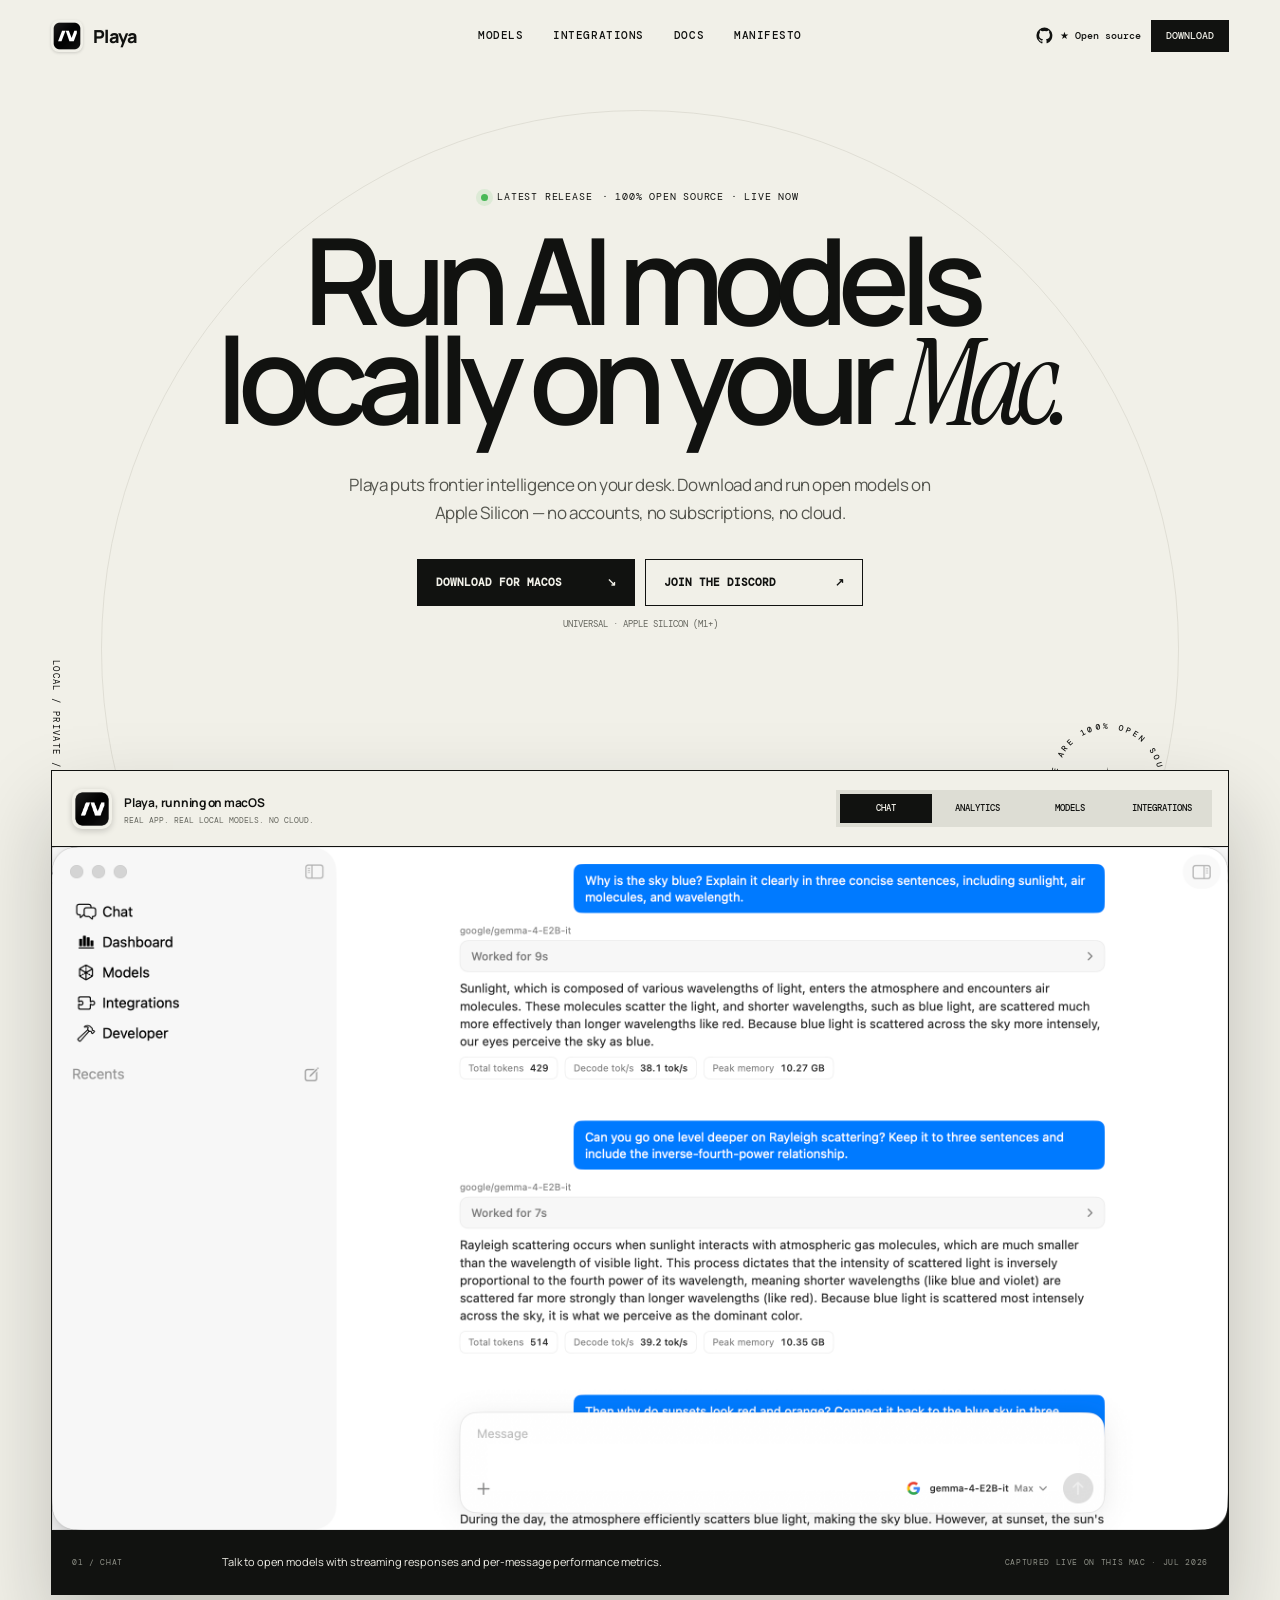
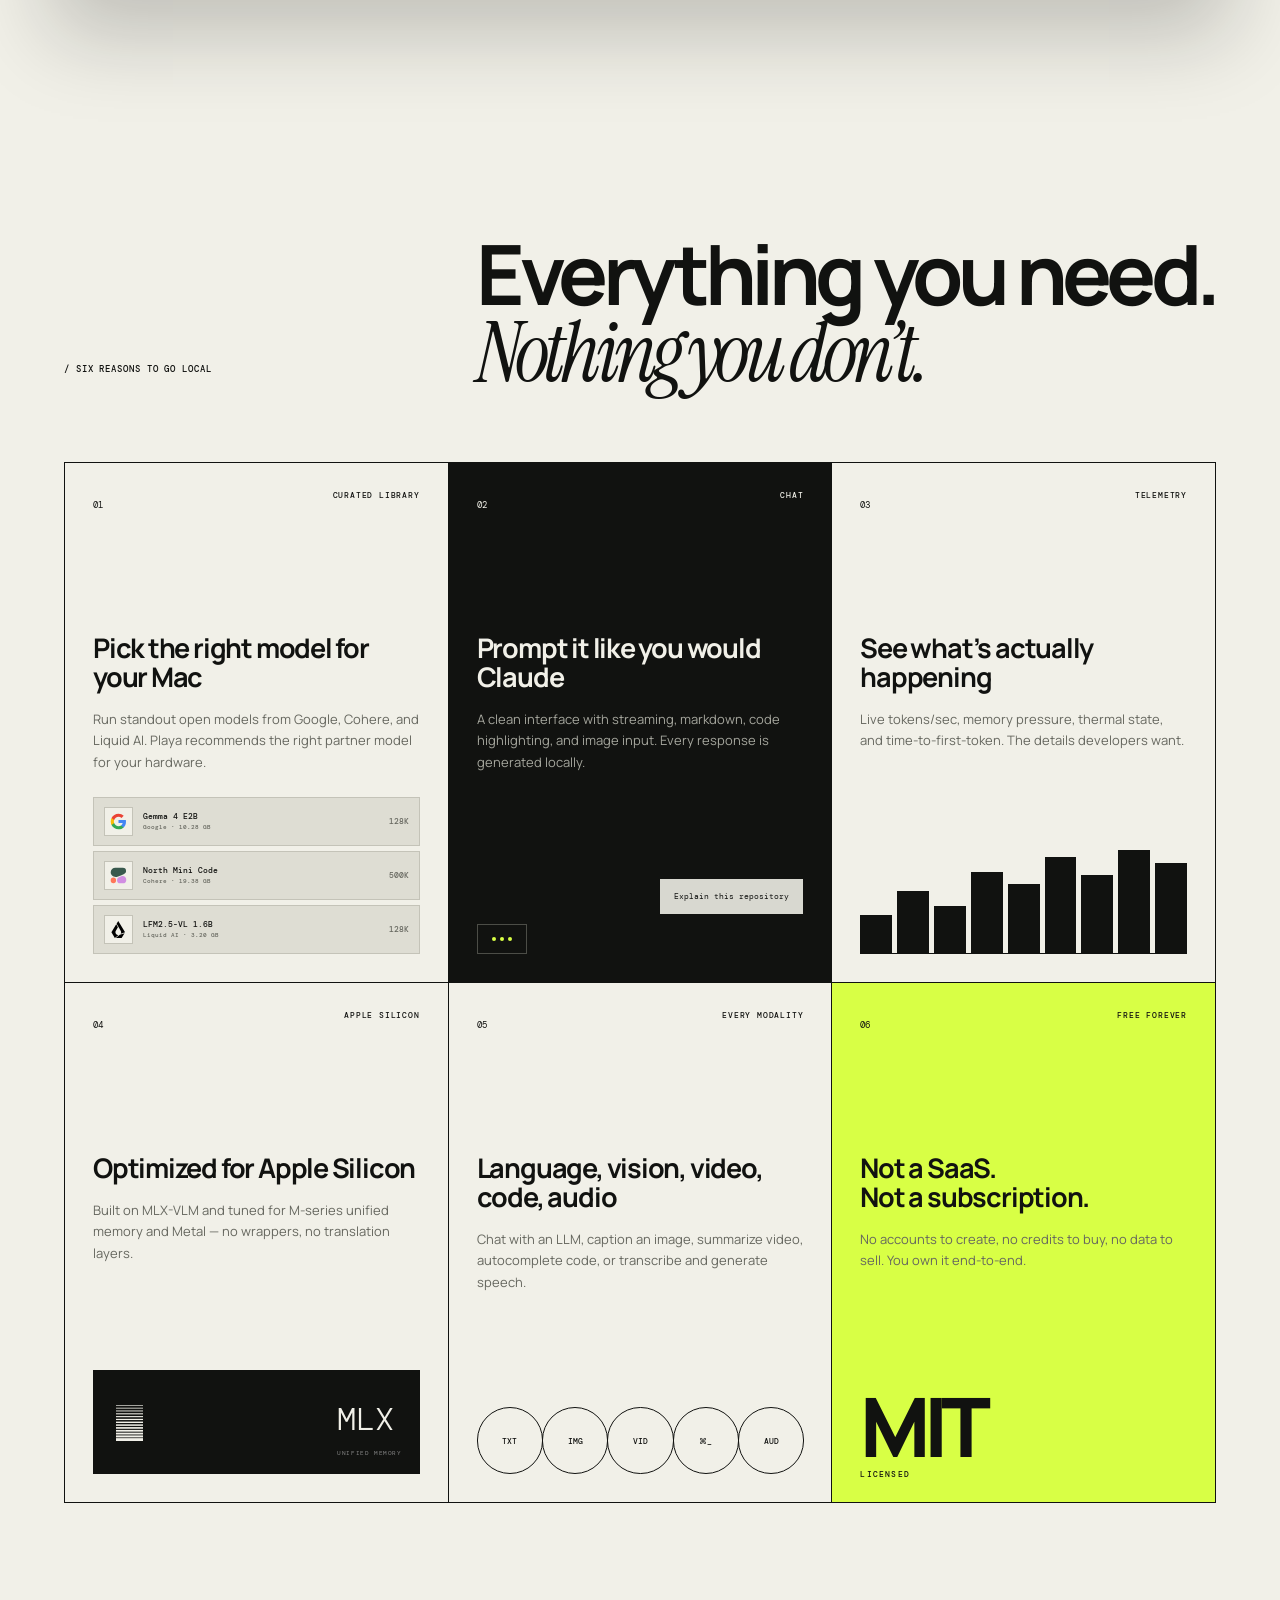
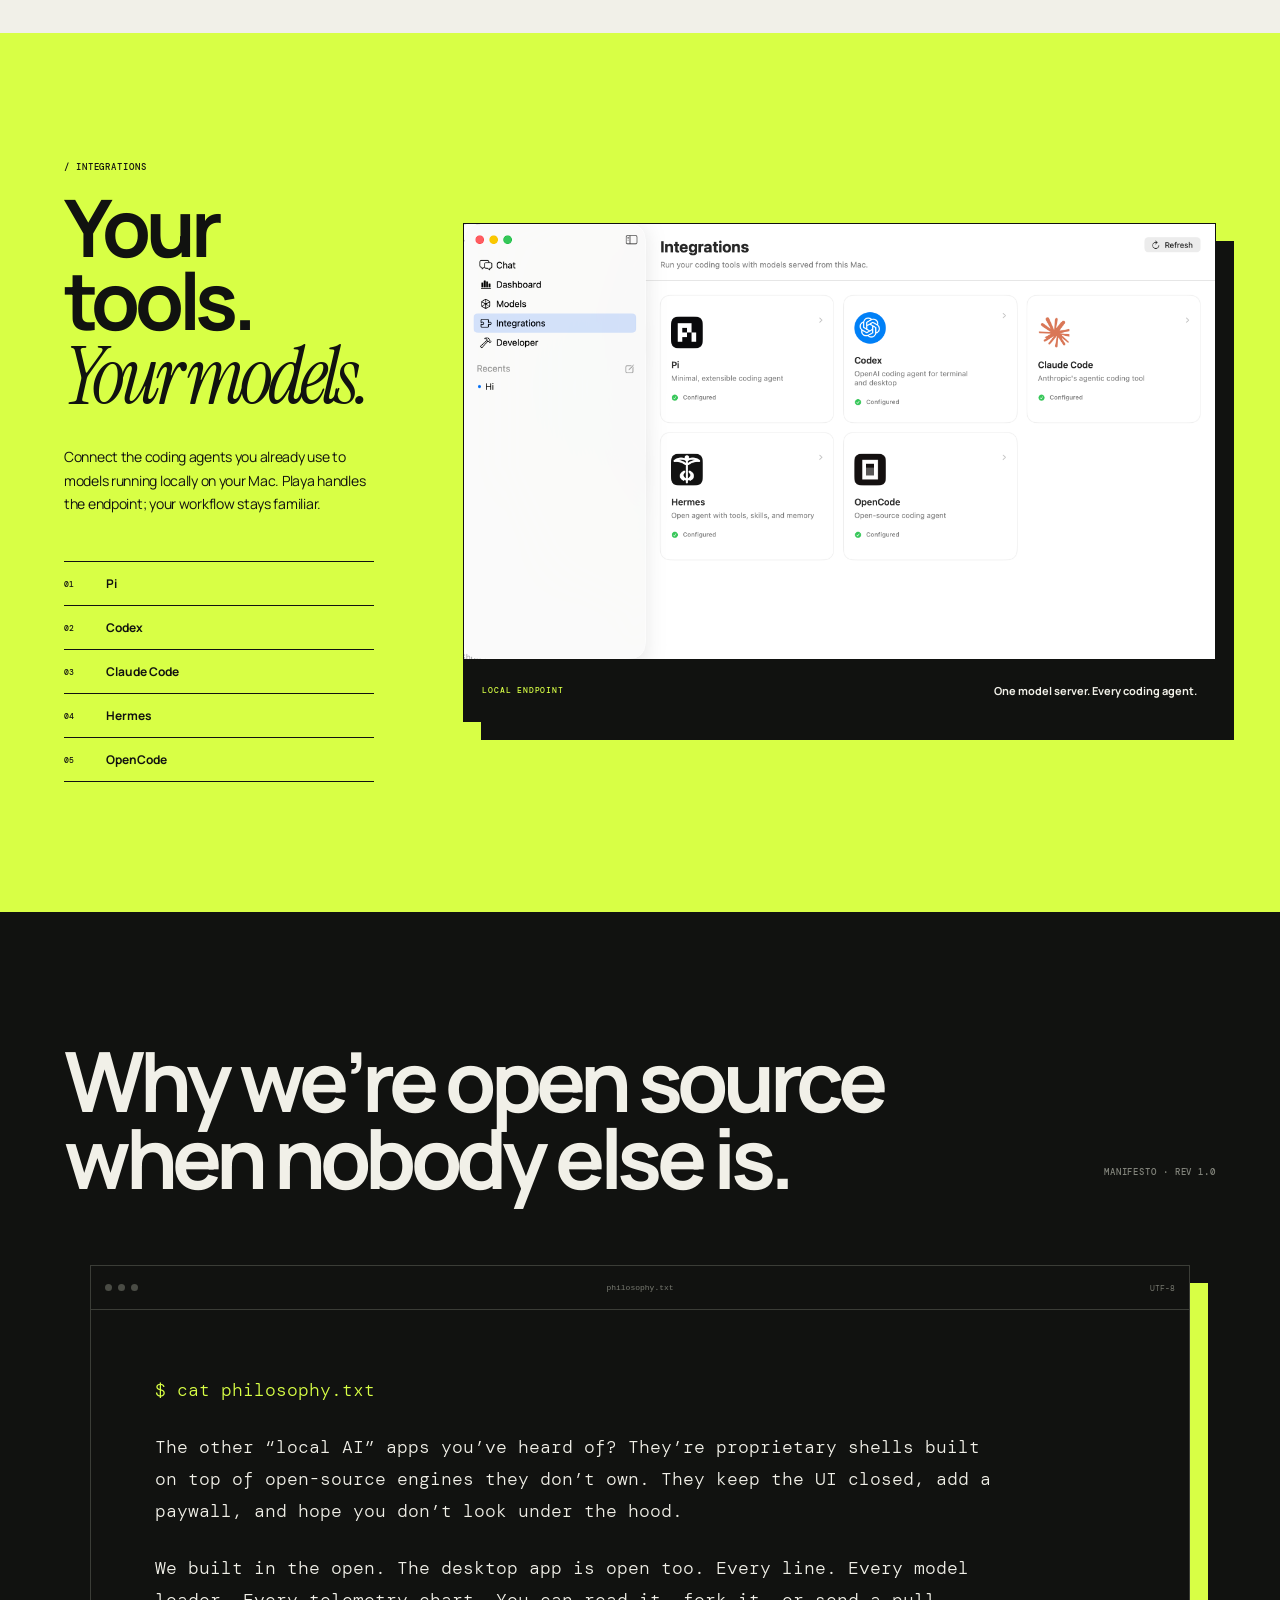
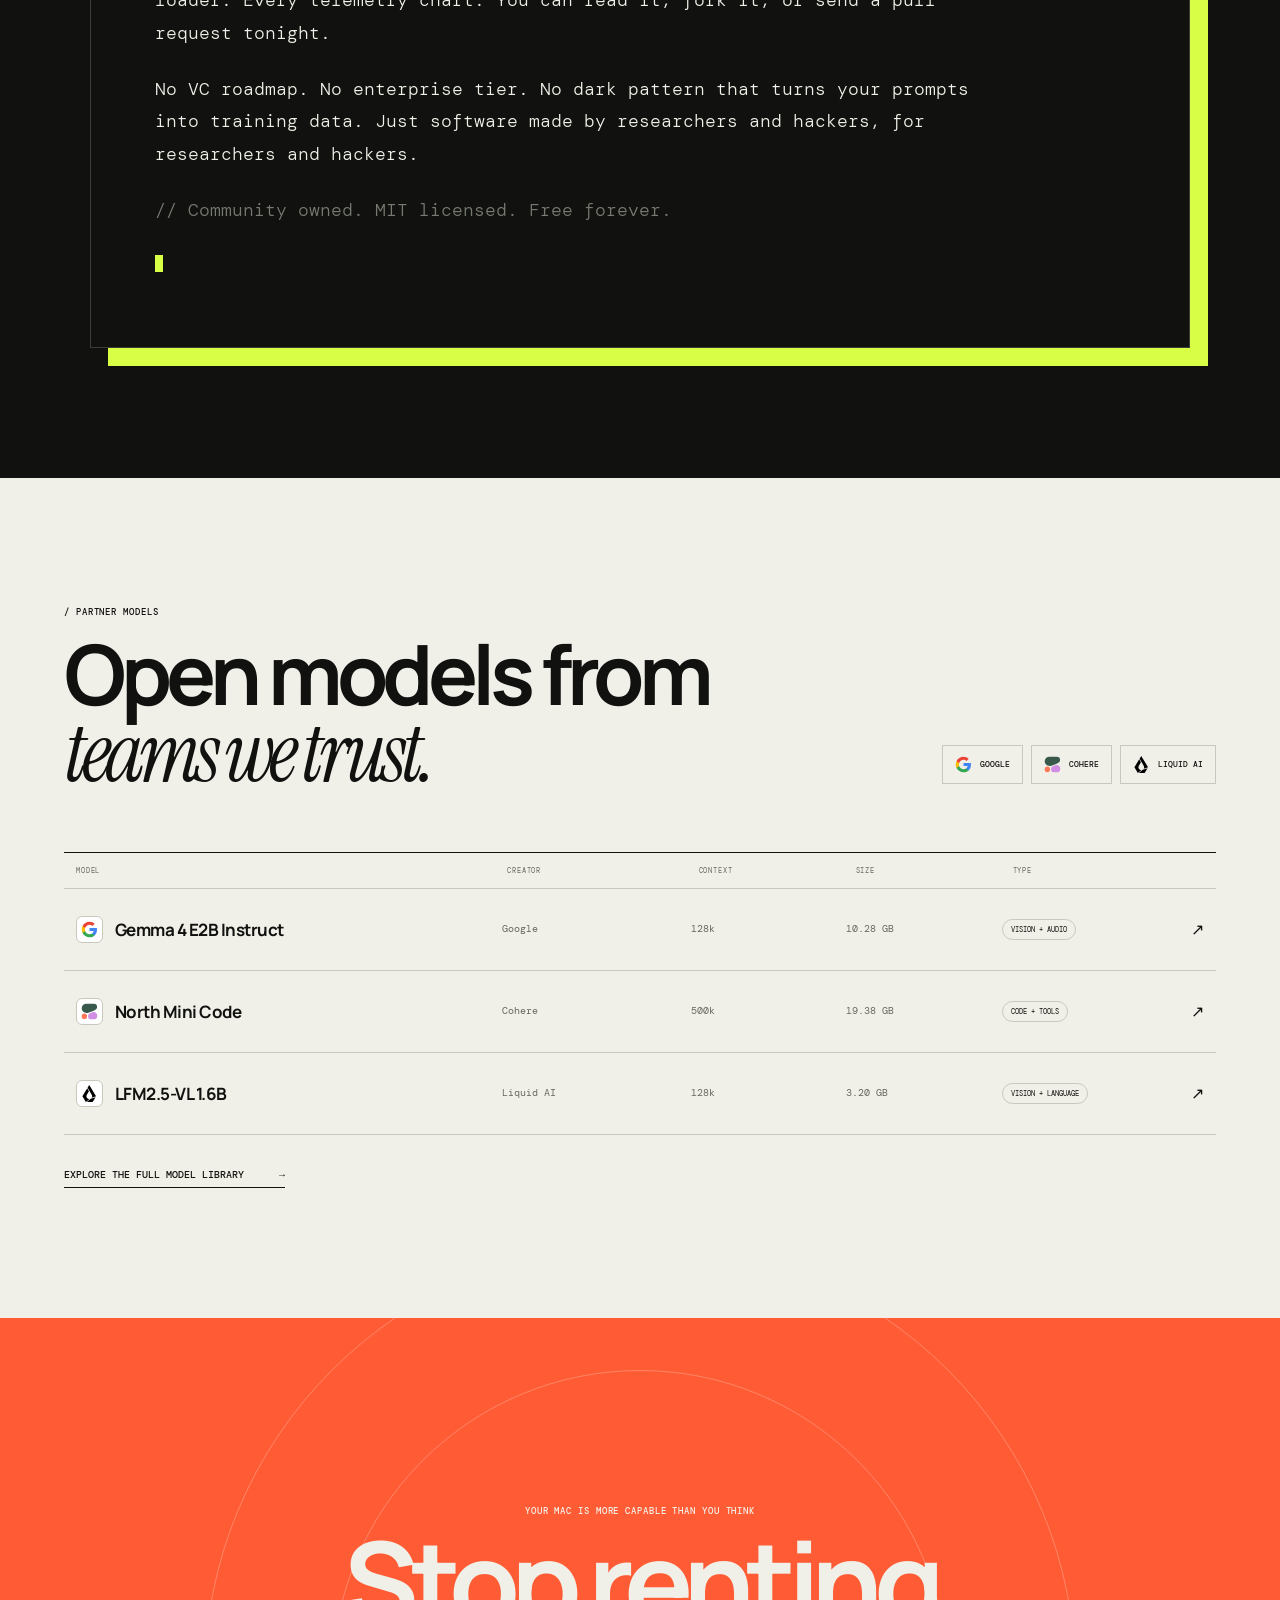
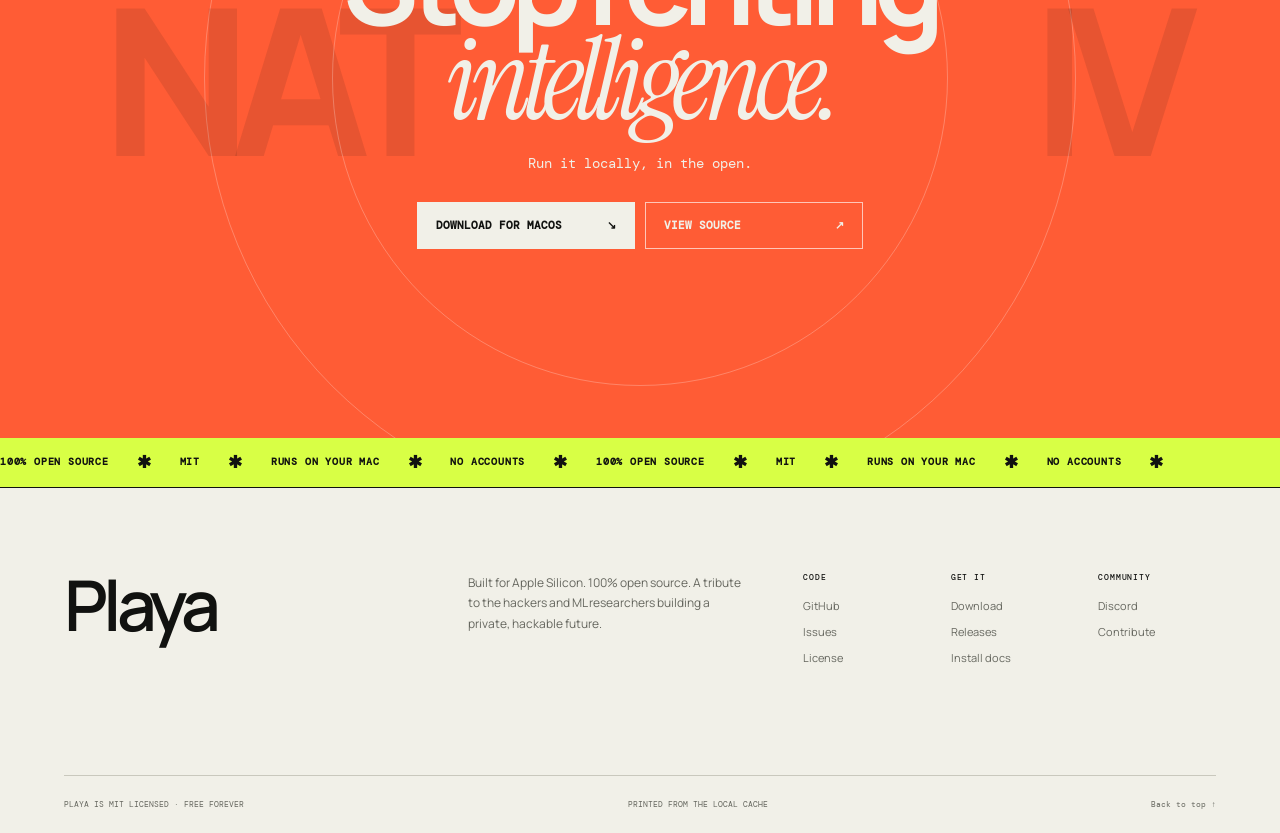
<file: website/index.html>
<!doctype html>
<html lang="en">
  <head>
    <meta charset="utf-8" />
    <meta name="viewport" content="width=device-width, initial-scale=1" />
    <meta
      name="description"
      content="Playa runs open language, vision, video, code, and embedding models locally on Apple Silicon. Free, private, and open source."
    />
    <meta name="theme-color" content="#f1f0e8" />
    <meta property="og:title" content="Playa — Local AI for your Mac" />
    <meta
      property="og:description"
      content="Frontier intelligence on your desk. No accounts, subscriptions, or cloud."
    />
    <meta property="og:type" content="website" />
    <link rel="icon" href="assets/app-icon.png" />
    <link rel="apple-touch-icon" href="assets/app-icon.png" />
    <link rel="stylesheet" href="styles.css" />
    <title>Playa — Run AI locally on your Mac</title>
  </head>
  <body>
    <a class="skip-link" href="#main">Skip to content</a>

    <header class="site-header" data-header>
      <a class="brand" href="#top" aria-label="Playa home">
        <img class="brand-logo" src="assets/app-icon.png" alt="" />
        <span>Playa</span>
      </a>
      <nav class="desktop-nav" aria-label="Primary navigation">
        <a href="#models">Models</a>
        <a href="#integrations">Integrations</a>
        <a href="https://github.com/jasonet/Playa">Docs</a>
        <a href="#manifesto">Manifesto</a>
      </nav>
      <div class="header-actions">
        <a
          class="github-link"
          href="https://github.com/jasonet/Playa"
          target="_blank"
          rel="noreferrer"
          aria-label="View Playa on GitHub"
        >
          <svg aria-hidden="true" viewBox="0 0 24 24"><path d="M12 .7a11.6 11.6 0 0 0-3.7 22.5c.6.1.8-.3.8-.6v-2.2c-3.3.7-4-1.4-4-1.4-.5-1.4-1.3-1.8-1.3-1.8-1.1-.7.1-.7.1-.7 1.2.1 1.8 1.2 1.8 1.2 1 1.8 2.8 1.3 3.4 1 .1-.8.4-1.3.8-1.6-2.7-.3-5.5-1.3-5.5-5.9 0-1.3.5-2.4 1.2-3.2-.1-.3-.5-1.5.1-3.2 0 0 1-.3 3.3 1.2a11.5 11.5 0 0 1 6 0c2.3-1.5 3.3-1.2 3.3-1.2.7 1.7.3 3 .1 3.2.8.8 1.2 1.9 1.2 3.2 0 4.6-2.8 5.6-5.5 5.9.4.4.8 1.1.8 2.2v3.2c0 .3.2.7.8.6A11.6 11.6 0 0 0 12 .7Z" /></svg>
          <span>★ <span data-stars>Open source</span></span>
        </a>
        <a
          class="mini-download"
          href="https://github.com/jasonet/Playa/releases/latest"
          data-download
        >Download</a>
        <button class="menu-button" type="button" aria-label="Open menu" aria-expanded="false" data-menu-button>
          <span></span><span></span>
        </button>
      </div>
      <div class="mobile-menu" data-mobile-menu>
        <a href="#models">Models</a>
        <a href="#integrations">Integrations</a>
        <a href="https://github.com/jasonet/Playa">Docs</a>
        <a href="#manifesto">Manifesto</a>
      </div>
    </header>

    <main id="main">
      <section class="hero" id="top">
        <div class="eyebrow reveal">
          <span class="pulse-dot"></span>
          <span data-release-version>Latest release</span> · 100% open source · live now
        </div>
        <h1 class="reveal">Run AI models<br />locally on your <em>Mac.</em></h1>
        <p class="hero-copy reveal">
          Playa puts frontier intelligence on your desk. Download and run open models on Apple Silicon — no accounts, no subscriptions, no cloud.
        </p>
        <div class="hero-actions reveal">
          <a
            class="button button-dark"
            href="https://github.com/jasonet/Playa/releases/latest"
            data-download
          >
            <span>Download for macOS</span><span aria-hidden="true">↘</span>
          </a>
          <a class="button button-ghost" href="https://discord.gg/MFsUTjzyKP" target="_blank" rel="noreferrer">
            Join the Discord <span aria-hidden="true">↗</span>
          </a>
        </div>
        <p class="system-note reveal">Universal · Apple Silicon (M1+)</p>
        <div class="open-source-stamp" aria-hidden="true">
          <svg viewBox="0 0 140 140">
            <defs><path id="stamp-path" d="M70,70 m-51,0 a51,51 0 1,1 102,0 a51,51 0 1,1 -102,0" /></defs>
            <text><textPath href="#stamp-path">WE ARE 100% OPEN SOURCE · MIT LICENSED · </textPath></text>
          </svg>
          <span>✦</span>
        </div>
      </section>

      <section class="workbench-wrap" id="workbench">
        <div class="product-showcase reveal">
          <div class="showcase-bar">
            <div class="showcase-heading">
              <img src="assets/app-icon.png" alt="" />
              <span><strong>Playa, running on macOS</strong><small>Real app. Real local models. No cloud.</small></span>
            </div>
            <div class="screenshot-tabs" role="tablist" aria-label="Playa product screens">
              <button class="active" type="button" role="tab" aria-selected="true" data-screen="chat">Chat</button>
              <button type="button" role="tab" aria-selected="false" data-screen="dashboard">Analytics</button>
              <button type="button" role="tab" aria-selected="false" data-screen="models">Models</button>
              <button type="button" role="tab" aria-selected="false" data-screen="integrations">Integrations</button>
            </div>
          </div>
          <div class="screenshot-frame">
            <img
              src="assets/screenshots/playa-main.png"
              alt="Playa chat running the Gemma 4 model locally, with response token and memory telemetry"
              width="2480"
              height="1440"
              data-product-screenshot
            />
          </div>
          <div class="showcase-caption">
            <span data-screen-label>01 / CHAT</span>
            <p data-screen-caption>Talk to open models with streaming responses and per-message performance metrics.</p>
            <span>CAPTURED LIVE ON THIS MAC · JUL 2026</span>
          </div>
        </div>
      </section>

      <section class="features section" id="features">
        <div class="section-intro reveal">
          <p class="kicker">/ SIX REASONS TO GO LOCAL</p>
          <h2>Everything you need.<br /><em>Nothing you don’t.</em></h2>
        </div>
        <div class="feature-grid">
          <article class="feature-card reveal">
            <span class="feature-number">01</span><span class="feature-tag">CURATED LIBRARY</span>
            <h3>Pick the right model for your Mac</h3>
            <p>Run standout open models from Google, Cohere, and Liquid AI. Playa recommends the right partner model for your hardware.</p>
            <div class="feature-visual model-stack" aria-hidden="true">
              <div><b><img src="assets/partners/google.svg" alt="" /></b><span>Gemma 4 E2B<small>Google · 10.28 GB</small></span><i>128K</i></div>
              <div><b><img src="assets/partners/cohere.svg" alt="" /></b><span>North Mini Code<small>Cohere · 19.38 GB</small></span><i>500K</i></div>
              <div><b><img src="assets/partners/liquid.svg" alt="" /></b><span>LFM2.5-VL 1.6B<small>Liquid AI · 3.20 GB</small></span><i>128K</i></div>
            </div>
          </article>
          <article class="feature-card feature-card-dark reveal">
            <span class="feature-number">02</span><span class="feature-tag">CHAT</span>
            <h3>Prompt it like you would Claude</h3>
            <p>A clean interface with streaming, markdown, code highlighting, and image input. Every response is generated locally.</p>
            <div class="feature-visual mini-chat" aria-hidden="true">
              <div class="bubble bubble-user">Explain this repository</div>
              <div class="bubble bubble-ai"><span></span><span></span><span></span></div>
            </div>
          </article>
          <article class="feature-card reveal">
            <span class="feature-number">03</span><span class="feature-tag">TELEMETRY</span>
            <h3>See what’s actually happening</h3>
            <p>Live tokens/sec, memory pressure, thermal state, and time-to-first-token. The details developers want.</p>
            <div class="feature-visual bars" aria-hidden="true">
              <i style="--h:35%"></i><i style="--h:57%"></i><i style="--h:43%"></i><i style="--h:74%"></i><i style="--h:63%"></i><i style="--h:88%"></i><i style="--h:71%"></i><i style="--h:94%"></i><i style="--h:82%"></i>
            </div>
          </article>
          <article class="feature-card reveal">
            <span class="feature-number">04</span><span class="feature-tag">APPLE SILICON</span>
            <h3>Optimized for Apple Silicon</h3>
            <p>Built on MLX-VLM and tuned for M-series unified memory and Metal — no wrappers, no translation layers.</p>
            <div class="feature-visual silicon" aria-hidden="true"><span></span><strong>MLX</strong><small>UNIFIED MEMORY</small></div>
          </article>
          <article class="feature-card reveal">
            <span class="feature-number">05</span><span class="feature-tag">EVERY MODALITY</span>
            <h3>Language, vision, video, code, audio</h3>
            <p>Chat with an LLM, caption an image, summarize video, autocomplete code, or transcribe and generate speech.</p>
            <div class="modality-list" aria-hidden="true"><span>TXT</span><span>IMG</span><span>VID</span><span>⌘_</span><span>AUD</span></div>
          </article>
          <article class="feature-card feature-card-accent reveal">
            <span class="feature-number">06</span><span class="feature-tag">FREE FOREVER</span>
            <h3>Not a SaaS.<br />Not a subscription.</h3>
            <p>No accounts to create, no credits to buy, no data to sell. You own it end-to-end.</p>
            <strong class="mit-mark">MIT<span>LICENSED</span></strong>
          </article>
        </div>
      </section>

      <section class="integrations section" id="integrations">
        <div class="integrations-inner">
          <div class="integrations-copy reveal">
            <p class="kicker">/ INTEGRATIONS</p>
            <h2>Your tools.<br /><em>Your models.</em></h2>
            <p class="integrations-lede">
              Connect the coding agents you already use to models running locally on your Mac. Playa handles the endpoint; your workflow stays familiar.
            </p>
            <div class="integration-list" aria-label="Supported coding tools">
              <span><b>01</b>Pi</span>
              <span><b>02</b>Codex</span>
              <span><b>03</b>Claude Code</span>
              <span><b>04</b>Hermes</span>
              <span><b>05</b>OpenCode</span>
            </div>
          </div>
          <figure class="integrations-visual reveal">
            <div class="integrations-frame">
              <img
                src="assets/screenshots/playa-integrations.png"
                alt="Playa integrations screen showing Pi, Codex, Claude Code, Hermes, and OpenCode configured to use local models"
                width="2480"
                height="1440"
              />
            </div>
            <figcaption>
              <span>LOCAL ENDPOINT</span>
              <strong>One model server. Every coding agent.</strong>
            </figcaption>
          </figure>
        </div>
      </section>

      <section class="manifesto section" id="manifesto">
        <div class="manifesto-title reveal">
          <p class="kicker">MANIFESTO · REV 1.0</p>
          <h2>Why we’re open source<br />when nobody else is.</h2>
        </div>
        <div class="terminal reveal">
          <div class="terminal-top"><span><i></i><i></i><i></i></span><code>philosophy.txt</code><span>UTF-8</span></div>
          <div class="terminal-body">
            <p class="prompt">$ cat philosophy.txt</p>
            <p>The other “local AI” apps you’ve heard of? They’re proprietary shells built on top of open-source engines they don’t own. They keep the UI closed, add a paywall, and hope you don’t look under the hood.</p>
            <p>We built in the open. The desktop app is open too. Every line. Every model loader. Every telemetry chart. You can read it, fork it, or send a pull request tonight.</p>
            <p>No VC roadmap. No enterprise tier. No dark pattern that turns your prompts into training data. Just software made by researchers and hackers, for researchers and hackers.</p>
            <p class="comment">// Community owned. MIT licensed. Free forever.</p>
            <span class="cursor" aria-hidden="true"></span>
          </div>
        </div>
      </section>

      <section class="library section" id="models">
        <div class="library-header reveal">
          <div><p class="kicker">/ PARTNER MODELS</p><h2>Open models from<br /><em>teams we trust.</em></h2></div>
          <div class="partner-lockup" aria-label="Playa model partners">
            <span><img src="assets/partners/google.svg" alt="" />Google</span>
            <span><img src="assets/partners/cohere.svg" alt="" />Cohere</span>
            <span><img src="assets/partners/liquid.svg" alt="" />Liquid AI</span>
          </div>
        </div>
        <div class="model-table reveal" role="table" aria-label="Featured models">
          <div class="model-row model-table-head" role="row"><span>MODEL</span><span>CREATOR</span><span>CONTEXT</span><span>SIZE</span><span>TYPE</span><span></span></div>
          <a class="model-row" href="https://huggingface.co/google/gemma-4-E2B-it" role="row"><strong class="partner-model"><img src="assets/partners/google.svg" alt="" />Gemma 4 E2B Instruct</strong><span>Google</span><span>128k</span><span>10.28 GB</span><i>VISION + AUDIO</i><b>↗</b></a>
          <a class="model-row" href="https://huggingface.co/CohereLabs/North-Mini-Code-1.0-w4a16" role="row"><strong class="partner-model"><img src="assets/partners/cohere.svg" alt="" />North Mini Code</strong><span>Cohere</span><span>500k</span><span>19.38 GB</span><i>CODE + TOOLS</i><b>↗</b></a>
          <a class="model-row" href="https://huggingface.co/LiquidAI/LFM2.5-VL-1.6B" role="row"><strong class="partner-model"><img src="assets/partners/liquid.svg" alt="" />LFM2.5-VL 1.6B</strong><span>Liquid AI</span><span>128k</span><span>3.20 GB</span><i>VISION + LANGUAGE</i><b>↗</b></a>
        </div>
        <a class="text-link reveal" href="https://huggingface.co/models?library=mlx">Explore the full model library <span>→</span></a>
      </section>

      <section class="closing-cta">
        <div class="cta-orbit" aria-hidden="true"><span>NAT</span><b>IV</b></div>
        <div class="cta-content reveal">
          <p class="kicker">YOUR MAC IS MORE CAPABLE THAN YOU THINK</p>
          <h2>Stop renting<br /><em>intelligence.</em></h2>
          <p>Run it locally, in the open.</p>
          <div class="hero-actions">
            <a
              class="button button-light"
              href="https://github.com/jasonet/Playa/releases/latest"
              data-download
            >Download for macOS <span>↘</span></a>
            <a class="button button-outline-light" href="https://github.com/jasonet/Playa">View source <span>↗</span></a>
          </div>
        </div>
      </section>

      <div class="marquee" aria-hidden="true">
        <div><span>100% OPEN SOURCE</span><i>✱</i><span>MIT</span><i>✱</i><span>RUNS ON YOUR MAC</span><i>✱</i><span>NO ACCOUNTS</span><i>✱</i><span>100% OPEN SOURCE</span><i>✱</i><span>MIT</span><i>✱</i><span>RUNS ON YOUR MAC</span><i>✱</i><span>NO ACCOUNTS</span><i>✱</i></div>
      </div>
    </main>

    <footer>
      <div class="footer-brand">Playa</div>
      <p>Built for Apple Silicon. 100% open source. A tribute to the hackers and ML researchers building a private, hackable future.</p>
      <div class="footer-links">
        <div><strong>CODE</strong><a href="https://github.com/jasonet/Playa">GitHub</a><a href="https://github.com/jasonet/Playa/issues">Issues</a><a href="https://github.com/jasonet/Playa/blob/main/LICENSE">License</a></div>
        <div><strong>GET IT</strong><a href="https://github.com/jasonet/Playa/releases/latest" data-download>Download</a><a href="https://github.com/jasonet/Playa/releases">Releases</a><a href="https://github.com/jasonet/Playa#build-from-source">Install docs</a></div>
        <div><strong>COMMUNITY</strong><a href="https://discord.gg/MFsUTjzyKP" target="_blank" rel="noreferrer">Discord</a><a href="https://github.com/jasonet/Playa/pulls">Contribute</a></div>
      </div>
      <div class="footer-bottom"><span>Playa is MIT licensed · Free forever</span><span>Printed from the local cache</span><button type="button" data-to-top>Back to top ↑</button></div>
    </footer>

    <script src="script.js"></script>
  </body>
</html>
</file>
<file: website/styles.css>
@import url('https://fonts.googleapis.com/css2?family=DM+Mono:wght@300;400;500&family=Instrument+Serif:ital@0;1&family=Manrope:wght@400;500;600;700;800&display=swap');

:root {
  --paper: #f1f0e8;
  --paper-2: #e7e6db;
  --ink: #111210;
  --muted: #66675f;
  --line: #c9c8bd;
  --acid: #d8ff45;
  --orange: #ff5c35;
  --serif: "Instrument Serif", Georgia, serif;
  --sans: "Manrope", -apple-system, BlinkMacSystemFont, "Segoe UI", sans-serif;
  --mono: "DM Mono", "SFMono-Regular", Consolas, monospace;
}

* { box-sizing: border-box; }
html { scroll-behavior: smooth; }
body { margin: 0; color: var(--ink); background: var(--paper); font-family: var(--sans); -webkit-font-smoothing: antialiased; overflow-x: hidden; }
a { color: inherit; text-decoration: none; }
button { color: inherit; font: inherit; }
img { display: block; max-width: 100%; }
::selection { color: var(--ink); background: var(--acid); }

.skip-link { position: fixed; top: 10px; left: 10px; z-index: 100; padding: 10px 14px; background: var(--acid); transform: translateY(-150%); }
.skip-link:focus { transform: translateY(0); }
.site-header { position: fixed; inset: 0 0 auto; z-index: 50; height: 72px; display: grid; grid-template-columns: 1fr auto 1fr; align-items: center; gap: 38px; padding: 0 clamp(20px, 4vw, 64px); border-bottom: 1px solid transparent; transition: background .25s, border-color .25s; }
.site-header.scrolled { background: color-mix(in srgb, var(--paper) 88%, transparent); border-color: var(--line); backdrop-filter: blur(14px); }
.brand { display: flex; align-items: center; gap: 10px; font-size: 18px; font-weight: 800; letter-spacing: -.04em; }
.brand-logo { width: 32px; height: 32px; border-radius: 8px; box-shadow: 0 1px 3px rgba(0,0,0,.15); }
.brand-mark { display: grid; place-items: center; width: 30px; height: 30px; background: var(--ink); color: var(--paper); font-size: 13px; border-radius: 50%; }
.desktop-nav { display: flex; align-items: center; gap: 30px; font: 500 11px/1 var(--mono); text-transform: uppercase; letter-spacing: .05em; }
.desktop-nav a { position: relative; }
.desktop-nav a::after { content: ""; position: absolute; left: 0; right: 100%; bottom: -6px; height: 1px; background: currentColor; transition: right .2s; }
.desktop-nav a:hover::after { right: 0; }
.header-actions { justify-self: end; display: flex; align-items: center; gap: 10px; }
.github-link { display: flex; align-items: center; gap: 7px; font: 500 10px/1 var(--mono); }
.github-link svg { width: 17px; fill: currentColor; }
.mini-download { padding: 11px 15px; color: var(--paper); background: var(--ink); font: 500 10px/1 var(--mono); text-transform: uppercase; }
.menu-button, .mobile-menu { display: none; }

.hero { position: relative; min-height: 920px; display: flex; flex-direction: column; align-items: center; justify-content: center; padding: 130px 24px 220px; text-align: center; overflow: hidden; }
.hero::before { content: ""; position: absolute; width: min(84vw, 1080px); aspect-ratio: 1; top: 12%; border: 1px solid var(--line); border-radius: 50%; opacity: .45; }
.hero::after { content: "LOCAL / PRIVATE / OPEN"; position: absolute; left: 4vw; bottom: 120px; writing-mode: vertical-rl; font: 400 9px/1 var(--mono); letter-spacing: .15em; }
.eyebrow { position: relative; z-index: 1; display: flex; align-items: center; gap: 9px; margin-bottom: 28px; font: 400 10px/1 var(--mono); text-transform: uppercase; letter-spacing: .08em; }
.pulse-dot { width: 7px; height: 7px; background: #49b857; border-radius: 50%; box-shadow: 0 0 0 5px rgba(73,184,87,.12); animation: pulse 2s infinite; }
.hero h1 { position: relative; z-index: 1; max-width: 1120px; margin: 0; font-size: clamp(64px, 9.4vw, 146px); font-weight: 600; line-height: .82; letter-spacing: -.085em; }
.hero h1 em, h2 em { font-family: var(--serif); font-weight: 400; }
.hero-copy { position: relative; z-index: 1; max-width: 610px; margin: 38px auto 0; color: #55564f; font-size: 17px; line-height: 1.65; letter-spacing: -.02em; }
.hero-actions { position: relative; z-index: 1; display: flex; justify-content: center; gap: 10px; margin-top: 32px; }
.button { display: flex; align-items: center; justify-content: space-between; gap: 36px; min-width: 218px; padding: 17px 18px; border: 1px solid var(--ink); font: 600 11px/1 var(--mono); text-transform: uppercase; transition: transform .2s, box-shadow .2s, background .2s, color .2s; }
.button:hover { transform: translate(-3px, -3px); box-shadow: 5px 5px 0 var(--orange); }
.button-dark { color: var(--paper); background: var(--ink); }
.button-ghost { background: transparent; }
.system-note { position: relative; z-index: 1; margin-top: 14px; font: 400 9px/1 var(--mono); color: var(--muted); text-transform: uppercase; }
.open-source-stamp { position: absolute; right: clamp(30px, 8vw, 130px); bottom: 70px; width: 140px; height: 140px; }
.open-source-stamp svg { width: 100%; animation: spin 24s linear infinite; }
.open-source-stamp text { font: 500 8px var(--mono); letter-spacing: 2.5px; fill: var(--ink); }
.open-source-stamp > span { position: absolute; inset: 0; display: grid; place-items: center; font-size: 35px; }

.workbench-wrap { position: relative; z-index: 2; padding: 0 clamp(18px, 4vw, 64px) 110px; margin-top: -150px; scroll-margin-top: 72px; }
.workbench { max-width: 1400px; margin: 0 auto; color: #eaeae2; background: #121311; border: 1px solid #34352f; border-radius: 6px; box-shadow: 0 40px 80px rgba(20,20,17,.22); overflow: hidden; }
.app-chrome { height: 53px; display: grid; grid-template-columns: 1fr auto 1fr; align-items: center; padding: 0 17px; border-bottom: 1px solid #2b2d28; background: #1a1b18; }
.traffic-lights { display: flex; gap: 7px; }
.traffic-lights i { width: 9px; height: 9px; border-radius: 50%; background: #484a43; }
.app-title { display: flex; align-items: center; gap: 7px; font: 400 10px/1 var(--mono); color: #999b92; }
.app-title img { width: 17px; border-radius: 4px; }.app-title span { color: #52534d; }
.privacy-pill { justify-self: end; display: flex; align-items: center; gap: 7px; padding: 7px 9px; border: 1px solid #33352f; border-radius: 20px; font: 400 8px/1 var(--mono); text-transform: uppercase; }
.privacy-pill span { width: 6px; height: 6px; background: #69d070; border-radius: 50%; }
.app-body { display: grid; grid-template-columns: 72px minmax(480px, 1fr) 330px; min-height: 600px; }
.session-rail { display: flex; flex-direction: column; align-items: center; padding: 18px 0; border-right: 1px solid #2b2d28; }
.rail-brand { display: flex; flex-direction: column; align-items: center; gap: 4px; }.rail-brand > span { display: grid; place-items: center; width: 30px; height: 30px; color: #111; background: var(--acid); border-radius: 50%; font-size: 12px; font-weight: 800; }.rail-brand strong { font: 600 6px/1.2 var(--mono); text-align: center; letter-spacing: .1em; }
.new-chat { width: 34px; height: 34px; margin-top: 40px; color: #aaa; background: transparent; border: 1px solid #34352f; border-radius: 3px; cursor: pointer; }.new-chat:hover { color: #111; background: var(--acid); }
.rail-spacer { flex: 1; }.avatar { display: grid; place-items: center; width: 29px; height: 29px; color: #111; background: #dddcd3; border-radius: 50%; font: 600 8px var(--mono); }
.chat-panel { display: flex; flex-direction: column; min-width: 0; }
.model-bar { height: 68px; display: flex; align-items: center; justify-content: space-between; padding: 0 24px; border-bottom: 1px solid #2b2d28; }.model-bar small { display: block; margin-bottom: 6px; color: #6e7068; font: 400 7px/1 var(--mono); }.model-bar strong { font-size: 11px; }.model-bar strong span { color: #777; }.model-meta { display: flex; gap: 7px; }.model-meta span { padding: 6px 7px; color: #a1a399; background: #22231f; font: 400 7px/1 var(--mono); }
.conversation { flex: 1; padding: 28px clamp(24px, 4vw, 65px); }.message { position: relative; max-width: 600px; padding-left: 52px; }.message + .message { margin-top: 35px; }.message-label { position: absolute; left: 0; top: 4px; color: #77796f; font: 500 7px/1 var(--mono); }.message p { margin: 0; color: #d2d3cc; font-size: 13px; line-height: 1.75; }.message code { color: var(--acid); font: 400 11px var(--mono); }.stream-line { display: flex; align-items: center; gap: 8px; margin-top: 12px !important; color: #74766d !important; font: 400 9px/1 var(--mono) !important; }.stream-line span { width: 5px; height: 5px; background: var(--acid); border-radius: 50%; }
.composer { height: 55px; display: flex; align-items: center; justify-content: space-between; margin: 0 20px 20px; padding: 0 8px 0 17px; color: #77796f; background: #1a1b18; border: 1px solid #35362f; font-size: 10px; }.composer button { width: 34px; height: 34px; border: 0; background: var(--acid); cursor: pointer; }
.telemetry { padding: 24px; border-left: 1px solid #2b2d28; background: #0e0f0d; }.telemetry-heading { display: flex; align-items: center; justify-content: space-between; font: 500 8px/1 var(--mono); color: #92948a; }.telemetry-heading i { width: 6px; height: 6px; background: var(--acid); border-radius: 50%; box-shadow: 0 0 12px var(--acid); }
.speedometer { position: relative; height: 170px; text-align: center; }.speedometer svg { position: absolute; inset: 25px 10px auto; width: calc(100% - 20px); }.speedometer path { fill: none; stroke-width: 7; stroke-linecap: square; }.gauge-track { stroke: #282a25; }.gauge-value { stroke: var(--acid); stroke-dasharray: 165 220; }.speedometer strong { display: block; padding-top: 86px; font: 300 39px/1 var(--mono); }.speedometer span { color: #77796f; font: 400 7px/1 var(--mono); text-transform: uppercase; }
.stats-grid { display: grid; grid-template-columns: 1fr 1fr; margin: 0; border-top: 1px solid #292b26; }.stats-grid div { padding: 16px 0; border-bottom: 1px solid #292b26; }.stats-grid div:nth-child(odd) { border-right: 1px solid #292b26; }.stats-grid div:nth-child(even) { padding-left: 17px; }.stats-grid dt { color: #65675f; font: 400 7px/1 var(--mono); text-transform: uppercase; }.stats-grid dd { margin: 8px 0 0; font: 300 18px/1 var(--mono); }.stats-grid small { color: #74766d; font-size: 8px; }
.sparkline { height: 80px; padding: 14px 0; border-bottom: 1px solid #292b26; }.sparkline svg { width: 100%; height: 100%; overflow: visible; }.sparkline path { fill: none; stroke: var(--acid); stroke-width: 1.5; vector-effect: non-scaling-stroke; }
.engine-status { display: grid; gap: 8px; padding-top: 16px; color: #65675f; font: 400 7px/1 var(--mono); }.engine-status span:nth-child(2) { color: var(--acid); }

.product-showcase { max-width: 1400px; margin: 0 auto; background: #d9d8cf; border: 1px solid var(--ink); box-shadow: 0 40px 80px rgba(20,20,17,.22); }
.showcase-bar { min-height: 76px; display: flex; align-items: center; justify-content: space-between; gap: 30px; padding: 12px 16px 12px 20px; background: var(--paper); border-bottom: 1px solid var(--ink); }
.showcase-heading { display: flex; align-items: center; gap: 12px; }
.showcase-heading img { width: 40px; height: 40px; border-radius: 10px; box-shadow: 0 2px 6px rgba(0,0,0,.18); }
.showcase-heading span { display: grid; gap: 5px; }
.showcase-heading strong { font-size: 12px; letter-spacing: -.02em; }
.showcase-heading small { color: var(--muted); font: 400 8px/1 var(--mono); text-transform: uppercase; }
.screenshot-tabs { display: flex; padding: 4px; background: #ddddd4; }
.screenshot-tabs button { min-width: 92px; padding: 10px 13px; border: 0; background: transparent; font: 500 9px/1 var(--mono); text-transform: uppercase; cursor: pointer; }
.screenshot-tabs button.active { color: var(--paper); background: var(--ink); }
.screenshot-frame { position: relative; aspect-ratio: 31 / 18; overflow: hidden; background: #fff; }
.screenshot-frame::after { content: ""; position: absolute; inset: 0; pointer-events: none; box-shadow: inset 0 0 0 1px rgba(17,18,16,.08); }
.screenshot-frame img { width: 100%; height: 100%; object-fit: cover; transition: opacity .18s ease, transform .3s ease; }
.screenshot-frame img.switching { opacity: .25; transform: scale(.995); }
.showcase-caption { display: grid; grid-template-columns: 120px 1fr auto; align-items: center; gap: 30px; min-height: 64px; padding: 12px 20px; background: var(--ink); color: var(--paper); }
.showcase-caption > span { color: #8e9087; font: 400 8px/1 var(--mono); letter-spacing: .08em; }
.showcase-caption > span:last-child { text-align: right; }
.showcase-caption p { margin: 0; font-size: 11px; line-height: 1.45; }

.section { padding: 130px clamp(20px, 5vw, 80px); }
.section-intro { display: flex; align-items: end; justify-content: space-between; margin-bottom: 70px; }
.kicker { margin: 0 0 18px; font: 500 9px/1 var(--mono); letter-spacing: .1em; }
.section h2 { margin: 0; font-size: clamp(48px, 6.5vw, 94px); line-height: .92; letter-spacing: -.065em; }
.feature-grid { display: grid; grid-template-columns: repeat(3, 1fr); max-width: 1440px; margin: 0 auto; border-top: 1px solid var(--ink); border-left: 1px solid var(--ink); }
.feature-card { position: relative; min-height: 520px; padding: 28px; border-right: 1px solid var(--ink); border-bottom: 1px solid var(--ink); overflow: hidden; }
.feature-number { font: 400 9px/1 var(--mono); }.feature-tag { position: absolute; right: 28px; top: 28px; font: 500 8px/1 var(--mono); letter-spacing: .1em; }
.feature-card h3 { max-width: 390px; margin: 120px 0 18px; font-size: 27px; line-height: 1.08; letter-spacing: -.045em; }
.feature-card p { max-width: 390px; margin: 0; color: var(--muted); font-size: 13px; line-height: 1.65; }
.feature-card-dark { color: var(--paper); background: var(--ink); }.feature-card-dark p { color: #a5a69d; }
.feature-card-accent { background: var(--acid); }
.feature-visual { position: absolute; left: 28px; right: 28px; bottom: 28px; }
.model-stack div { display: grid; grid-template-columns: 29px 1fr auto; align-items: center; gap: 10px; padding: 9px 10px; margin-top: 5px; background: #deddd3; border: 1px solid #c4c3b8; font: 500 8px/1 var(--mono); }.model-stack b { display: grid; place-items: center; height: 29px; background: var(--paper); border: 1px solid #c4c3b8; }.model-stack b img { width: 17px; height: 17px; }.model-stack span { display: grid; gap: 4px; }.model-stack small { color: var(--muted); font-size: 6px; }.model-stack i { font-style: normal; color: var(--muted); }
.mini-chat { display: grid; gap: 10px; }.bubble { width: fit-content; max-width: 80%; padding: 12px 14px; font: 400 8px/1.4 var(--mono); }.bubble-user { justify-self: end; color: var(--ink); background: #d8d8d0; }.bubble-ai { display: flex; gap: 4px; border: 1px solid #4c4d47; }.bubble-ai span { width: 4px; height: 4px; background: var(--acid); border-radius: 50%; animation: type 1.3s infinite; }.bubble-ai span:nth-child(2) { animation-delay: .2s; }.bubble-ai span:nth-child(3) { animation-delay: .4s; }
.bars { height: 110px; display: flex; align-items: end; gap: 5px; border-bottom: 1px solid var(--ink); }.bars i { flex: 1; height: var(--h); background: var(--ink); }
.silicon { display: grid; grid-template-columns: 1fr auto; align-items: end; padding: 18px; background: var(--ink); color: var(--paper); }.silicon span { grid-row: span 2; font-size: 50px; }.silicon strong { font: 300 32px/1 var(--mono); }.silicon small { color: #888; font: 400 6px/1 var(--mono); letter-spacing: .1em; }
.modality-list { position: absolute; left: 28px; right: 28px; bottom: 28px; display: flex; }.modality-list span { flex: 1; aspect-ratio: 1; display: grid; place-items: center; margin-right: -1px; border: 1px solid var(--ink); border-radius: 50%; font: 500 8px/1 var(--mono); }
.mit-mark { position: absolute; bottom: 24px; left: 28px; font: 800 82px/.75 var(--sans); letter-spacing: -.09em; }.mit-mark span { display: block; margin-top: 12px; font: 500 8px/1 var(--mono); letter-spacing: .15em; }

.integrations { color: var(--ink); background: var(--acid); scroll-margin-top: 72px; }
.integrations-inner { display: grid; grid-template-columns: minmax(270px, .7fr) minmax(0, 1.7fr); align-items: center; gap: clamp(45px, 7vw, 110px); max-width: 1440px; margin: 0 auto; }
.integrations-copy h2 { font-size: clamp(52px, 6.2vw, 92px); }
.integrations-lede { max-width: 470px; margin: 32px 0 0; font-size: 14px; line-height: 1.7; letter-spacing: -.02em; }
.integration-list { margin-top: 45px; border-top: 1px solid var(--ink); }
.integration-list span { display: grid; grid-template-columns: 42px 1fr; align-items: center; padding: 13px 0; border-bottom: 1px solid var(--ink); font-size: 12px; font-weight: 700; }
.integration-list b { font: 500 8px/1 var(--mono); }
.integrations-visual { min-width: 0; margin: 0; border: 1px solid var(--ink); background: var(--paper); box-shadow: 18px 18px 0 var(--ink); }
.integrations-frame { aspect-ratio: 31 / 18; overflow: hidden; background: #fff; }
.integrations-frame img { width: 100%; height: 100%; object-fit: cover; }
.integrations-visual figcaption { min-height: 62px; display: flex; align-items: center; justify-content: space-between; gap: 25px; padding: 14px 18px; color: var(--paper); background: var(--ink); }
.integrations-visual figcaption span { color: var(--acid); font: 500 8px/1 var(--mono); letter-spacing: .1em; }
.integrations-visual figcaption strong { font-size: 11px; text-align: right; }

.manifesto { color: var(--paper); background: var(--ink); }
.manifesto-title { display: flex; align-items: end; justify-content: space-between; max-width: 1400px; margin: 0 auto 70px; }.manifesto-title .kicker { order: 2; color: #82847b; }
.terminal { max-width: 1100px; margin: 0 auto; border: 1px solid #3b3d37; box-shadow: 18px 18px 0 var(--acid); }
.terminal-top { height: 44px; display: grid; grid-template-columns: 1fr auto 1fr; align-items: center; padding: 0 14px; color: #76786f; border-bottom: 1px solid #3b3d37; font: 400 8px/1 var(--mono); }.terminal-top > span:first-child { display: flex; gap: 6px; }.terminal-top i { width: 7px; height: 7px; background: #4a4c45; border-radius: 50%; }.terminal-top > span:last-child { justify-self: end; }
.terminal-body { padding: clamp(28px, 5vw, 70px); font: 300 clamp(13px, 1.45vw, 18px)/1.8 var(--mono); }.terminal-body p { max-width: 850px; margin: 0 0 24px; }.terminal-body .prompt { color: var(--acid); }.terminal-body .comment { color: #777a70; }.cursor { display: inline-block; width: 8px; height: 17px; background: var(--acid); animation: blink 1s step-end infinite; }

.library { max-width: 1540px; margin: 0 auto; }
.library-header { display: flex; justify-content: space-between; align-items: end; margin-bottom: 60px; }.library-header > p { max-width: 300px; margin: 0 0 8px; color: var(--muted); font-size: 13px; line-height: 1.6; }
.partner-lockup { display: flex; align-items: center; gap: 8px; margin-bottom: 8px; }
.partner-lockup span { display: flex; align-items: center; gap: 8px; padding: 10px 12px; border: 1px solid var(--line); font: 500 8px/1 var(--mono); text-transform: uppercase; }
.partner-lockup img { width: 17px; height: 17px; }
.model-table { border-top: 1px solid var(--ink); }.model-row { display: grid; grid-template-columns: 2.4fr 1fr .8fr .8fr 1fr auto; align-items: center; gap: 20px; min-height: 82px; padding: 0 12px; border-bottom: 1px solid var(--line); transition: padding .2s, background .2s; }.model-row:not(.model-table-head):hover { padding-left: 22px; background: var(--acid); }.model-row strong { font-size: 17px; letter-spacing: -.03em; }.model-row span { color: var(--muted); font: 400 10px/1 var(--mono); }.model-row i { width: fit-content; padding: 6px 8px; border: 1px solid var(--line); border-radius: 20px; font: 400 7px/1 var(--mono); font-style: normal; }.model-row b { font-weight: 400; }.model-table-head { min-height: 36px; font: 500 7px/1 var(--mono); letter-spacing: .12em; }.model-table-head span { font-size: inherit; }.text-link { display: inline-flex; gap: 35px; margin-top: 35px; padding-bottom: 7px; border-bottom: 1px solid var(--ink); font: 500 10px/1 var(--mono); text-transform: uppercase; }
.partner-model { display: flex; align-items: center; gap: 12px; }
.partner-model img { width: 27px; height: 27px; padding: 4px; background: white; border: 1px solid var(--line); border-radius: 6px; }

.closing-cta { position: relative; min-height: 720px; display: grid; place-items: center; color: var(--paper); background: var(--orange); text-align: center; overflow: hidden; }
.closing-cta::before, .closing-cta::after { content: ""; position: absolute; width: 68vw; aspect-ratio: 1; border: 1px solid rgba(255,255,255,.25); border-radius: 50%; }.closing-cta::after { width: 48vw; }
.cta-orbit { position: absolute; width: min(84vw, 1100px); display: flex; justify-content: space-between; align-items: center; color: rgba(17,18,16,.1); font-size: 16vw; font-weight: 800; letter-spacing: -.1em; }
.cta-content { position: relative; z-index: 2; }.cta-content h2 { margin: 0; font-size: clamp(70px, 9vw, 132px); line-height: .82; letter-spacing: -.075em; }.cta-content > p:not(.kicker) { margin: 28px 0 0; font: 400 14px/1 var(--mono); }.button-light { color: var(--ink); background: var(--paper); border-color: var(--paper); }.button-outline-light { color: var(--paper); border-color: rgba(255,255,255,.65); }.closing-cta .button:hover { box-shadow: 5px 5px 0 var(--ink); }
.marquee { padding: 16px 0; color: var(--ink); background: var(--acid); border-bottom: 1px solid var(--ink); overflow: hidden; }.marquee div { display: flex; align-items: center; gap: 28px; width: max-content; animation: marquee 22s linear infinite; font: 600 10px/1 var(--mono); letter-spacing: .08em; }.marquee i { font-size: 17px; font-style: normal; }

footer { display: grid; grid-template-columns: 1.25fr 1fr 1.5fr; gap: 60px; padding: 85px clamp(24px, 5vw, 80px) 25px; background: var(--paper); }
.footer-brand { font-size: 70px; font-weight: 600; line-height: .9; letter-spacing: -.075em; }
footer > p { max-width: 350px; margin: 0; color: var(--muted); font-size: 12px; line-height: 1.7; }
.footer-links { display: grid; grid-template-columns: repeat(3, 1fr); gap: 30px; }.footer-links div { display: flex; flex-direction: column; gap: 11px; }.footer-links strong { margin-bottom: 6px; font: 500 8px/1 var(--mono); letter-spacing: .1em; }.footer-links a { color: var(--muted); font-size: 11px; }.footer-links a:hover { color: var(--ink); text-decoration: underline; }
.footer-bottom { grid-column: 1 / -1; display: flex; justify-content: space-between; padding-top: 24px; margin-top: 50px; color: var(--muted); border-top: 1px solid var(--line); font: 400 8px/1 var(--mono); text-transform: uppercase; }.footer-bottom button { padding: 0; color: inherit; background: none; border: 0; cursor: pointer; }

.reveal { opacity: 0; transform: translateY(24px); transition: opacity .7s ease, transform .7s cubic-bezier(.2,.8,.2,1); }.reveal.is-visible { opacity: 1; transform: translateY(0); }
@keyframes pulse { 50% { box-shadow: 0 0 0 9px rgba(73,184,87,0); } }
@keyframes spin { to { transform: rotate(360deg); } }
@keyframes type { 50% { opacity: .2; transform: translateY(-2px); } }
@keyframes blink { 50% { opacity: 0; } }
@keyframes marquee { to { transform: translateX(-50%); } }

@media (max-width: 1100px) {
  .feature-grid { grid-template-columns: repeat(2, 1fr); }
  .app-body { grid-template-columns: 60px 1fr 280px; }.telemetry { padding: 18px; }
}
@media (max-width: 820px) {
  .site-header { height: 62px; grid-template-columns: 1fr auto; }.desktop-nav, .github-link, .mini-download { display: none; }.menu-button { display: grid; width: 36px; height: 36px; place-content: center; gap: 6px; border: 0; background: none; }.menu-button span { width: 20px; height: 1px; background: currentColor; transition: transform .2s; }.menu-button[aria-expanded="true"] span:first-child { transform: translateY(3.5px) rotate(45deg); }.menu-button[aria-expanded="true"] span:last-child { transform: translateY(-3.5px) rotate(-45deg); }
  .mobile-menu { position: absolute; top: 61px; left: 0; right: 0; display: none; padding: 18px 24px 28px; background: var(--paper); border-bottom: 1px solid var(--ink); }.mobile-menu.open { display: grid; }.mobile-menu a { padding: 13px 0; border-bottom: 1px solid var(--line); font: 500 11px/1 var(--mono); text-transform: uppercase; }
  .hero { min-height: 800px; padding-bottom: 180px; }.hero::after, .open-source-stamp { display: none; }.hero h1 { font-size: clamp(58px, 16vw, 100px); }.hero-copy { font-size: 15px; }.hero-actions { flex-direction: column; width: min(100%, 340px); }.button { width: 100%; }
  .workbench-wrap { margin-top: -110px; padding-bottom: 80px; }.showcase-bar { display: grid; }.screenshot-tabs { width: 100%; }.screenshot-tabs button { flex: 1; min-width: 0; }.showcase-caption { grid-template-columns: auto 1fr; gap: 16px; }.showcase-caption > span:last-child { display: none; }.app-body { grid-template-columns: 52px 1fr; }.telemetry { display: none; }.conversation { padding-inline: 24px; }.app-chrome { grid-template-columns: 1fr 1fr; }.app-title { display: none; }
  .section { padding-block: 90px; }.feature-grid { grid-template-columns: 1fr; }.feature-card { min-height: 480px; }.integrations-inner { grid-template-columns: 1fr; }.integrations-copy { max-width: 620px; }.manifesto-title, .library-header { display: block; }.manifesto-title .kicker { margin-bottom: 20px; }.manifesto-title h2 { font-size: 52px; }.partner-lockup { margin-top: 28px; flex-wrap: wrap; }
  .model-row { grid-template-columns: 2fr .7fr auto; }.model-row > :nth-child(2), .model-row > :nth-child(3), .model-row > :nth-child(5) { display: none; }.model-table-head > :nth-child(4) { grid-column: 2; }
  .closing-cta { min-height: 650px; }.closing-cta::before { width: 120vw; }.closing-cta::after { width: 88vw; }.cta-orbit { display: none; }
  footer { grid-template-columns: 1fr; }.footer-links { margin-top: 15px; }.footer-bottom { margin-top: 15px; gap: 15px; flex-wrap: wrap; }
}
@media (max-width: 520px) {
  .hero h1 { letter-spacing: -.07em; }.hero-copy br { display: none; }.feature-card { min-height: 455px; padding: 23px; }.feature-card h3 { margin-top: 105px; }.feature-tag { right: 23px; }.section { padding-inline: 18px; }.workbench-wrap { padding-inline: 8px; }.showcase-bar { padding: 12px; }.showcase-heading small { font-size: 6px; }.screenshot-frame { aspect-ratio: 1.1; }.screenshot-frame img { object-position: left center; }.showcase-caption { grid-template-columns: 1fr; }.showcase-caption p { font-size: 9px; }.integrations-visual { box-shadow: 8px 8px 0 var(--ink); }.integrations-frame { aspect-ratio: 1.1; }.integrations-frame img { object-position: left center; }.integrations-visual figcaption { align-items: flex-start; flex-direction: column; gap: 8px; }.integrations-visual figcaption strong { text-align: left; }.session-rail { display: none; }.app-body { grid-template-columns: 1fr; }.model-meta { display: none; }.message { padding-left: 0; padding-top: 18px; }.message-label { top: 0; }.terminal { box-shadow: 8px 8px 0 var(--acid); }.terminal-body { font-size: 11px; }.model-row { padding-inline: 4px; gap: 8px; }.model-row strong { font-size: 13px; }.cta-content { padding-inline: 20px; }.footer-links { grid-template-columns: repeat(2, 1fr); }
}
@media (prefers-reduced-motion: reduce) { html { scroll-behavior: auto; } *, *::before, *::after { animation-duration: .01ms !important; animation-iteration-count: 1 !important; transition-duration: .01ms !important; } .reveal { opacity: 1; transform: none; } }
</file>
